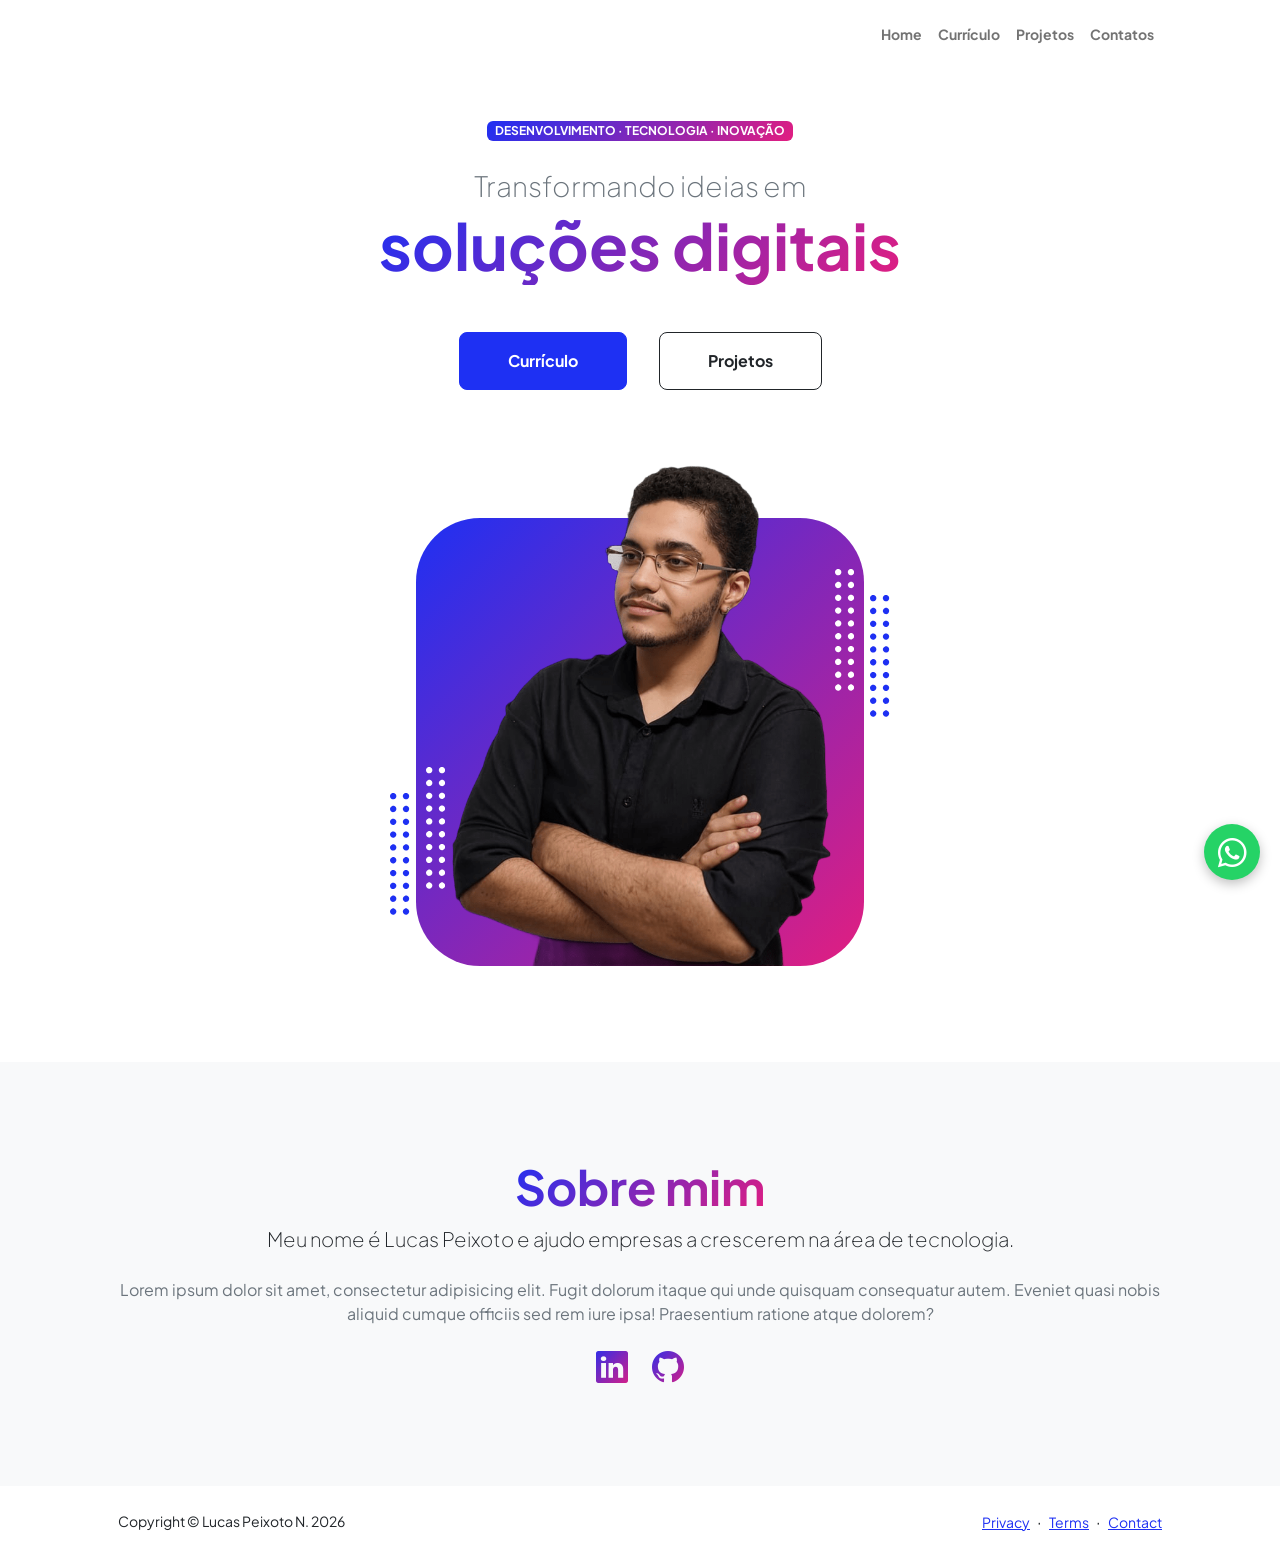
<file: index.html>
<!DOCTYPE html>
<html lang="en">
    <head>
        <meta charset="utf-8" />
        <meta name="viewport" content="width=device-width, initial-scale=1, shrink-to-fit=no" />
        <meta name="description" content="" />
        <meta name="author" content="" />
        <title>Portifólio - Lucas Peixoto</title>
        <!-- Favicon-->
        <link rel="icon" type="image/x-icon" href="assets/favicon.ico" />
        <!-- Custom Google font-->
        <link rel="preconnect" href="https://fonts.googleapis.com" />
        <link rel="preconnect" href="https://fonts.gstatic.com" crossorigin />
        <link href="https://fonts.googleapis.com/css2?family=Plus+Jakarta+Sans:wght@100;200;300;400;500;600;700;800;900&amp;display=swap" rel="stylesheet" />
        <!-- Bootstrap icons-->
        <link href="https://cdn.jsdelivr.net/npm/bootstrap-icons@1.8.1/font/bootstrap-icons.css" rel="stylesheet" />
        <!-- Core theme CSS (includes Bootstrap)-->
        <link href="css/styles.css" rel="stylesheet" />
    </head>
    <body class="d-flex flex-column h-100">
        <main class="flex-shrink-0">
            <!-- Navigation-->
            <div id="navbar"></div>
            <!-- Header-->
            <header class="py-5">
                <div class="container px-5 pb-5">
                    <div class="row gx-5 align-items-center">
                        <div class="col-xxl-5">
                            <!-- Header text content-->
                            <div class="text-center text-xxl-start">
                                <div class="badge bg-gradient-primary-to-secondary text-white mb-4"><div class="text-uppercase">Desenvolvimento &middot; Tecnologia &middot; Inovação</div></div>
                                <div class="fs-3 fw-light text-muted">Transformando ideias em </div>
                                <h1 class="display-3 fw-bolder mb-5"><span class="text-gradient d-inline">soluções digitais</span></h1>
                                <div class="d-grid gap-3 d-sm-flex justify-content-sm-center justify-content-xxl-start mb-3">
                                    <a class="btn btn-primary btn-lg px-5 py-3 me-sm-3 fs-6 fw-bolder" href="resume.html">Currículo</a>
                                    <a class="btn btn-outline-dark btn-lg px-5 py-3 fs-6 fw-bolder" href="projects.html">Projetos</a>
                                </div>
                            </div>
                        </div>
                        <div class="col-xxl-7">
                            <!-- Header profile picture-->
                            <div class="d-flex justify-content-center mt-5 mt-xxl-0">
                                <div class="profile bg-gradient-primary-to-secondary">
                                    <!-- TIP: For best results, use a photo with a transparent background like the demo example below-->
                                    <!-- Watch a tutorial on how to do this on YouTube (link)-->
                                    <img class="profile-img" src="assets/lucas.png" alt="..." />
                                    <div class="dots-1">
                                        <!-- SVG Dots-->
                                        <svg version="1.1" xmlns="http://www.w3.org/2000/svg" xmlns:xlink="http://www.w3.org/1999/xlink" x="0px" y="0px" viewBox="0 0 191.6 1215.4" style="enable-background: new 0 0 191.6 1215.4" xml:space="preserve">
                                            <g transform="translate(0.000000,1280.000000) scale(0.100000,-0.100000)">
                                                <path d="M227.7,12788.6c-105-35-200-141-222-248c-43-206,163-412,369-369c155,32,275,190,260,339c-11,105-90,213-190,262        C383.7,12801.6,289.7,12808.6,227.7,12788.6z"></path>
                                                <path d="M1507.7,12788.6c-151-50-253-216-222-362c25-119,136-230,254-255c194-41,395,142,375,339c-11,105-90,213-190,262        C1663.7,12801.6,1569.7,12808.6,1507.7,12788.6z"></path>
                                                <path d="M227.7,11508.6c-105-35-200-141-222-248c-43-206,163-412,369-369c155,32,275,190,260,339c-11,105-90,213-190,262        C383.7,11521.6,289.7,11528.6,227.7,11508.6z"></path>
                                                <path d="M1507.7,11508.6c-151-50-253-216-222-362c25-119,136-230,254-255c194-41,395,142,375,339c-11,105-90,213-190,262        C1663.7,11521.6,1569.7,11528.6,1507.7,11508.6z"></path>
                                                <path d="M227.7,10228.6c-105-35-200-141-222-248c-43-206,163-412,369-369c155,32,275,190,260,339c-11,105-90,213-190,262        C383.7,10241.6,289.7,10248.6,227.7,10228.6z"></path>
                                                <path d="M1507.7,10228.6c-105-35-200-141-222-248c-43-206,163-412,369-369c155,32,275,190,260,339c-11,105-90,213-190,262        C1663.7,10241.6,1569.7,10248.6,1507.7,10228.6z"></path>
                                                <path d="M227.7,8948.6c-105-35-200-141-222-248c-43-206,163-412,369-369c155,32,275,190,260,339c-11,105-90,213-190,262        C383.7,8961.6,289.7,8968.6,227.7,8948.6z"></path>
                                                <path d="M1507.7,8948.6c-105-35-200-141-222-248c-43-206,163-412,369-369c155,32,275,190,260,339c-11,105-90,213-190,262        C1663.7,8961.6,1569.7,8968.6,1507.7,8948.6z"></path>
                                                <path d="M227.7,7668.6c-105-35-200-141-222-248c-43-206,163-412,369-369c155,32,275,190,260,339c-11,105-90,213-190,262        C383.7,7681.6,289.7,7688.6,227.7,7668.6z"></path>
                                                <path d="M1507.7,7668.6c-105-35-200-141-222-248c-43-206,163-412,369-369c155,32,275,190,260,339c-11,105-90,213-190,262        C1663.7,7681.6,1569.7,7688.6,1507.7,7668.6z"></path>
                                                <path d="M227.7,6388.6c-105-35-200-141-222-248c-43-206,163-412,369-369c155,32,275,190,260,339c-11,105-90,213-190,262        C383.7,6401.6,289.7,6408.6,227.7,6388.6z"></path>
                                                <path d="M1507.7,6388.6c-105-35-200-141-222-248c-43-206,163-412,369-369c155,32,275,190,260,339c-11,105-90,213-190,262        C1663.7,6401.6,1569.7,6408.6,1507.7,6388.6z"></path>
                                                <path d="M227.7,5108.6c-105-35-200-141-222-248c-43-206,163-412,369-369c155,32,275,190,260,339c-11,105-90,213-190,262        C383.7,5121.6,289.7,5128.6,227.7,5108.6z"></path>
                                                <path d="M1507.7,5108.6c-105-35-200-141-222-248c-43-206,163-412,369-369c155,32,275,190,260,339c-11,105-90,213-190,262        C1663.7,5121.6,1569.7,5128.6,1507.7,5108.6z"></path>
                                                <path d="M227.7,3828.6c-105-35-200-141-222-248c-43-206,163-412,369-369c155,32,275,190,260,339c-11,105-90,213-190,262        C383.7,3841.6,289.7,3848.6,227.7,3828.6z"></path>
                                                <path d="M1507.7,3828.6c-105-35-200-141-222-248c-43-206,163-412,369-369c155,32,275,190,260,339c-11,105-90,213-190,262        C1663.7,3841.6,1569.7,3848.6,1507.7,3828.6z"></path>
                                                <path d="M227.7,2548.6c-105-35-200-141-222-248c-43-206,163-412,369-369c155,32,275,190,260,339c-11,105-90,213-190,262        C383.7,2561.6,289.7,2568.6,227.7,2548.6z"></path>
                                                <path d="M1507.7,2548.6c-105-35-200-141-222-248c-43-206,163-412,369-369c155,32,275,190,260,339c-11,105-90,213-190,262        C1663.7,2561.6,1569.7,2568.6,1507.7,2548.6z"></path>
                                                <path d="M227.7,1268.6c-105-35-200-141-222-248c-43-206,163-412,369-369c155,32,275,190,260,339c-11,105-90,213-190,262        C383.7,1281.6,289.7,1288.6,227.7,1268.6z"></path>
                                                <path d="M1507.7,1268.6c-105-35-200-141-222-248c-43-206,163-412,369-369c155,32,275,190,260,339c-11,105-90,213-190,262        C1663.7,1281.6,1569.7,1288.6,1507.7,1268.6z"></path>
                                            </g>
                                        </svg>
                                        <!-- END of SVG dots-->
                                    </div>
                                    <div class="dots-2">
                                        <!-- SVG Dots-->
                                        <svg version="1.1" xmlns="http://www.w3.org/2000/svg" xmlns:xlink="http://www.w3.org/1999/xlink" x="0px" y="0px" viewBox="0 0 191.6 1215.4" style="enable-background: new 0 0 191.6 1215.4" xml:space="preserve">
                                            <g transform="translate(0.000000,1280.000000) scale(0.100000,-0.100000)">
                                                <path d="M227.7,12788.6c-105-35-200-141-222-248c-43-206,163-412,369-369c155,32,275,190,260,339c-11,105-90,213-190,262        C383.7,12801.6,289.7,12808.6,227.7,12788.6z"></path>
                                                <path d="M1507.7,12788.6c-151-50-253-216-222-362c25-119,136-230,254-255c194-41,395,142,375,339c-11,105-90,213-190,262        C1663.7,12801.6,1569.7,12808.6,1507.7,12788.6z"></path>
                                                <path d="M227.7,11508.6c-105-35-200-141-222-248c-43-206,163-412,369-369c155,32,275,190,260,339c-11,105-90,213-190,262        C383.7,11521.6,289.7,11528.6,227.7,11508.6z"></path>
                                                <path d="M1507.7,11508.6c-151-50-253-216-222-362c25-119,136-230,254-255c194-41,395,142,375,339c-11,105-90,213-190,262        C1663.7,11521.6,1569.7,11528.6,1507.7,11508.6z"></path>
                                                <path d="M227.7,10228.6c-105-35-200-141-222-248c-43-206,163-412,369-369c155,32,275,190,260,339c-11,105-90,213-190,262        C383.7,10241.6,289.7,10248.6,227.7,10228.6z"></path>
                                                <path d="M1507.7,10228.6c-105-35-200-141-222-248c-43-206,163-412,369-369c155,32,275,190,260,339c-11,105-90,213-190,262        C1663.7,10241.6,1569.7,10248.6,1507.7,10228.6z"></path>
                                                <path d="M227.7,8948.6c-105-35-200-141-222-248c-43-206,163-412,369-369c155,32,275,190,260,339c-11,105-90,213-190,262        C383.7,8961.6,289.7,8968.6,227.7,8948.6z"></path>
                                                <path d="M1507.7,8948.6c-105-35-200-141-222-248c-43-206,163-412,369-369c155,32,275,190,260,339c-11,105-90,213-190,262        C1663.7,8961.6,1569.7,8968.6,1507.7,8948.6z"></path>
                                                <path d="M227.7,7668.6c-105-35-200-141-222-248c-43-206,163-412,369-369c155,32,275,190,260,339c-11,105-90,213-190,262        C383.7,7681.6,289.7,7688.6,227.7,7668.6z"></path>
                                                <path d="M1507.7,7668.6c-105-35-200-141-222-248c-43-206,163-412,369-369c155,32,275,190,260,339c-11,105-90,213-190,262        C1663.7,7681.6,1569.7,7688.6,1507.7,7668.6z"></path>
                                                <path d="M227.7,6388.6c-105-35-200-141-222-248c-43-206,163-412,369-369c155,32,275,190,260,339c-11,105-90,213-190,262        C383.7,6401.6,289.7,6408.6,227.7,6388.6z"></path>
                                                <path d="M1507.7,6388.6c-105-35-200-141-222-248c-43-206,163-412,369-369c155,32,275,190,260,339c-11,105-90,213-190,262        C1663.7,6401.6,1569.7,6408.6,1507.7,6388.6z"></path>
                                                <path d="M227.7,5108.6c-105-35-200-141-222-248c-43-206,163-412,369-369c155,32,275,190,260,339c-11,105-90,213-190,262        C383.7,5121.6,289.7,5128.6,227.7,5108.6z"></path>
                                                <path d="M1507.7,5108.6c-105-35-200-141-222-248c-43-206,163-412,369-369c155,32,275,190,260,339c-11,105-90,213-190,262        C1663.7,5121.6,1569.7,5128.6,1507.7,5108.6z"></path>
                                                <path d="M227.7,3828.6c-105-35-200-141-222-248c-43-206,163-412,369-369c155,32,275,190,260,339c-11,105-90,213-190,262        C383.7,3841.6,289.7,3848.6,227.7,3828.6z"></path>
                                                <path d="M1507.7,3828.6c-105-35-200-141-222-248c-43-206,163-412,369-369c155,32,275,190,260,339c-11,105-90,213-190,262        C1663.7,3841.6,1569.7,3848.6,1507.7,3828.6z"></path>
                                                <path d="M227.7,2548.6c-105-35-200-141-222-248c-43-206,163-412,369-369c155,32,275,190,260,339c-11,105-90,213-190,262        C383.7,2561.6,289.7,2568.6,227.7,2548.6z"></path>
                                                <path d="M1507.7,2548.6c-105-35-200-141-222-248c-43-206,163-412,369-369c155,32,275,190,260,339c-11,105-90,213-190,262        C1663.7,2561.6,1569.7,2568.6,1507.7,2548.6z"></path>
                                                <path d="M227.7,1268.6c-105-35-200-141-222-248c-43-206,163-412,369-369c155,32,275,190,260,339c-11,105-90,213-190,262        C383.7,1281.6,289.7,1288.6,227.7,1268.6z"></path>
                                                <path d="M1507.7,1268.6c-105-35-200-141-222-248c-43-206,163-412,369-369c155,32,275,190,260,339c-11,105-90,213-190,262        C1663.7,1281.6,1569.7,1288.6,1507.7,1268.6z"></path>
                                            </g>
                                        </svg>
                                        <!-- END of SVG dots-->
                                    </div>
                                    <div class="dots-3">
                                        <!-- SVG Dots-->
                                        <svg version="1.1" xmlns="http://www.w3.org/2000/svg" xmlns:xlink="http://www.w3.org/1999/xlink" x="0px" y="0px" viewBox="0 0 191.6 1215.4" style="enable-background: new 0 0 191.6 1215.4" xml:space="preserve">
                                            <g transform="translate(0.000000,1280.000000) scale(0.100000,-0.100000)">
                                                <path d="M227.7,12788.6c-105-35-200-141-222-248c-43-206,163-412,369-369c155,32,275,190,260,339c-11,105-90,213-190,262        C383.7,12801.6,289.7,12808.6,227.7,12788.6z"></path>
                                                <path d="M1507.7,12788.6c-151-50-253-216-222-362c25-119,136-230,254-255c194-41,395,142,375,339c-11,105-90,213-190,262        C1663.7,12801.6,1569.7,12808.6,1507.7,12788.6z"></path>
                                                <path d="M227.7,11508.6c-105-35-200-141-222-248c-43-206,163-412,369-369c155,32,275,190,260,339c-11,105-90,213-190,262        C383.7,11521.6,289.7,11528.6,227.7,11508.6z"></path>
                                                <path d="M1507.7,11508.6c-151-50-253-216-222-362c25-119,136-230,254-255c194-41,395,142,375,339c-11,105-90,213-190,262        C1663.7,11521.6,1569.7,11528.6,1507.7,11508.6z"></path>
                                                <path d="M227.7,10228.6c-105-35-200-141-222-248c-43-206,163-412,369-369c155,32,275,190,260,339c-11,105-90,213-190,262        C383.7,10241.6,289.7,10248.6,227.7,10228.6z"></path>
                                                <path d="M1507.7,10228.6c-105-35-200-141-222-248c-43-206,163-412,369-369c155,32,275,190,260,339c-11,105-90,213-190,262        C1663.7,10241.6,1569.7,10248.6,1507.7,10228.6z"></path>
                                                <path d="M227.7,8948.6c-105-35-200-141-222-248c-43-206,163-412,369-369c155,32,275,190,260,339c-11,105-90,213-190,262        C383.7,8961.6,289.7,8968.6,227.7,8948.6z"></path>
                                                <path d="M1507.7,8948.6c-105-35-200-141-222-248c-43-206,163-412,369-369c155,32,275,190,260,339c-11,105-90,213-190,262        C1663.7,8961.6,1569.7,8968.6,1507.7,8948.6z"></path>
                                                <path d="M227.7,7668.6c-105-35-200-141-222-248c-43-206,163-412,369-369c155,32,275,190,260,339c-11,105-90,213-190,262        C383.7,7681.6,289.7,7688.6,227.7,7668.6z"></path>
                                                <path d="M1507.7,7668.6c-105-35-200-141-222-248c-43-206,163-412,369-369c155,32,275,190,260,339c-11,105-90,213-190,262        C1663.7,7681.6,1569.7,7688.6,1507.7,7668.6z"></path>
                                                <path d="M227.7,6388.6c-105-35-200-141-222-248c-43-206,163-412,369-369c155,32,275,190,260,339c-11,105-90,213-190,262        C383.7,6401.6,289.7,6408.6,227.7,6388.6z"></path>
                                                <path d="M1507.7,6388.6c-105-35-200-141-222-248c-43-206,163-412,369-369c155,32,275,190,260,339c-11,105-90,213-190,262        C1663.7,6401.6,1569.7,6408.6,1507.7,6388.6z"></path>
                                                <path d="M227.7,5108.6c-105-35-200-141-222-248c-43-206,163-412,369-369c155,32,275,190,260,339c-11,105-90,213-190,262        C383.7,5121.6,289.7,5128.6,227.7,5108.6z"></path>
                                                <path d="M1507.7,5108.6c-105-35-200-141-222-248c-43-206,163-412,369-369c155,32,275,190,260,339c-11,105-90,213-190,262        C1663.7,5121.6,1569.7,5128.6,1507.7,5108.6z"></path>
                                                <path d="M227.7,3828.6c-105-35-200-141-222-248c-43-206,163-412,369-369c155,32,275,190,260,339c-11,105-90,213-190,262        C383.7,3841.6,289.7,3848.6,227.7,3828.6z"></path>
                                                <path d="M1507.7,3828.6c-105-35-200-141-222-248c-43-206,163-412,369-369c155,32,275,190,260,339c-11,105-90,213-190,262        C1663.7,3841.6,1569.7,3848.6,1507.7,3828.6z"></path>
                                                <path d="M227.7,2548.6c-105-35-200-141-222-248c-43-206,163-412,369-369c155,32,275,190,260,339c-11,105-90,213-190,262        C383.7,2561.6,289.7,2568.6,227.7,2548.6z"></path>
                                                <path d="M1507.7,2548.6c-105-35-200-141-222-248c-43-206,163-412,369-369c155,32,275,190,260,339c-11,105-90,213-190,262        C1663.7,2561.6,1569.7,2568.6,1507.7,2548.6z"></path>
                                                <path d="M227.7,1268.6c-105-35-200-141-222-248c-43-206,163-412,369-369c155,32,275,190,260,339c-11,105-90,213-190,262        C383.7,1281.6,289.7,1288.6,227.7,1268.6z"></path>
                                                <path d="M1507.7,1268.6c-105-35-200-141-222-248c-43-206,163-412,369-369c155,32,275,190,260,339c-11,105-90,213-190,262        C1663.7,1281.6,1569.7,1288.6,1507.7,1268.6z"></path>
                                            </g>
                                        </svg>
                                        <!-- END of SVG dots-->
                                    </div>
                                    <div class="dots-4">
                                        <!-- SVG Dots-->
                                        <svg version="1.1" xmlns="http://www.w3.org/2000/svg" xmlns:xlink="http://www.w3.org/1999/xlink" x="0px" y="0px" viewBox="0 0 191.6 1215.4" style="enable-background: new 0 0 191.6 1215.4" xml:space="preserve">
                                            <g transform="translate(0.000000,1280.000000) scale(0.100000,-0.100000)">
                                                <path d="M227.7,12788.6c-105-35-200-141-222-248c-43-206,163-412,369-369c155,32,275,190,260,339c-11,105-90,213-190,262        C383.7,12801.6,289.7,12808.6,227.7,12788.6z"></path>
                                                <path d="M1507.7,12788.6c-151-50-253-216-222-362c25-119,136-230,254-255c194-41,395,142,375,339c-11,105-90,213-190,262        C1663.7,12801.6,1569.7,12808.6,1507.7,12788.6z"></path>
                                                <path d="M227.7,11508.6c-105-35-200-141-222-248c-43-206,163-412,369-369c155,32,275,190,260,339c-11,105-90,213-190,262        C383.7,11521.6,289.7,11528.6,227.7,11508.6z"></path>
                                                <path d="M1507.7,11508.6c-151-50-253-216-222-362c25-119,136-230,254-255c194-41,395,142,375,339c-11,105-90,213-190,262        C1663.7,11521.6,1569.7,11528.6,1507.7,11508.6z"></path>
                                                <path d="M227.7,10228.6c-105-35-200-141-222-248c-43-206,163-412,369-369c155,32,275,190,260,339c-11,105-90,213-190,262        C383.7,10241.6,289.7,10248.6,227.7,10228.6z"></path>
                                                <path d="M1507.7,10228.6c-105-35-200-141-222-248c-43-206,163-412,369-369c155,32,275,190,260,339c-11,105-90,213-190,262        C1663.7,10241.6,1569.7,10248.6,1507.7,10228.6z"></path>
                                                <path d="M227.7,8948.6c-105-35-200-141-222-248c-43-206,163-412,369-369c155,32,275,190,260,339c-11,105-90,213-190,262        C383.7,8961.6,289.7,8968.6,227.7,8948.6z"></path>
                                                <path d="M1507.7,8948.6c-105-35-200-141-222-248c-43-206,163-412,369-369c155,32,275,190,260,339c-11,105-90,213-190,262        C1663.7,8961.6,1569.7,8968.6,1507.7,8948.6z"></path>
                                                <path d="M227.7,7668.6c-105-35-200-141-222-248c-43-206,163-412,369-369c155,32,275,190,260,339c-11,105-90,213-190,262        C383.7,7681.6,289.7,7688.6,227.7,7668.6z"></path>
                                                <path d="M1507.7,7668.6c-105-35-200-141-222-248c-43-206,163-412,369-369c155,32,275,190,260,339c-11,105-90,213-190,262        C1663.7,7681.6,1569.7,7688.6,1507.7,7668.6z"></path>
                                                <path d="M227.7,6388.6c-105-35-200-141-222-248c-43-206,163-412,369-369c155,32,275,190,260,339c-11,105-90,213-190,262        C383.7,6401.6,289.7,6408.6,227.7,6388.6z"></path>
                                                <path d="M1507.7,6388.6c-105-35-200-141-222-248c-43-206,163-412,369-369c155,32,275,190,260,339c-11,105-90,213-190,262        C1663.7,6401.6,1569.7,6408.6,1507.7,6388.6z"></path>
                                                <path d="M227.7,5108.6c-105-35-200-141-222-248c-43-206,163-412,369-369c155,32,275,190,260,339c-11,105-90,213-190,262        C383.7,5121.6,289.7,5128.6,227.7,5108.6z"></path>
                                                <path d="M1507.7,5108.6c-105-35-200-141-222-248c-43-206,163-412,369-369c155,32,275,190,260,339c-11,105-90,213-190,262        C1663.7,5121.6,1569.7,5128.6,1507.7,5108.6z"></path>
                                                <path d="M227.7,3828.6c-105-35-200-141-222-248c-43-206,163-412,369-369c155,32,275,190,260,339c-11,105-90,213-190,262        C383.7,3841.6,289.7,3848.6,227.7,3828.6z"></path>
                                                <path d="M1507.7,3828.6c-105-35-200-141-222-248c-43-206,163-412,369-369c155,32,275,190,260,339c-11,105-90,213-190,262        C1663.7,3841.6,1569.7,3848.6,1507.7,3828.6z"></path>
                                                <path d="M227.7,2548.6c-105-35-200-141-222-248c-43-206,163-412,369-369c155,32,275,190,260,339c-11,105-90,213-190,262        C383.7,2561.6,289.7,2568.6,227.7,2548.6z"></path>
                                                <path d="M1507.7,2548.6c-105-35-200-141-222-248c-43-206,163-412,369-369c155,32,275,190,260,339c-11,105-90,213-190,262        C1663.7,2561.6,1569.7,2568.6,1507.7,2548.6z"></path>
                                                <path d="M227.7,1268.6c-105-35-200-141-222-248c-43-206,163-412,369-369c155,32,275,190,260,339c-11,105-90,213-190,262        C383.7,1281.6,289.7,1288.6,227.7,1268.6z"></path>
                                                <path d="M1507.7,1268.6c-105-35-200-141-222-248c-43-206,163-412,369-369c155,32,275,190,260,339c-11,105-90,213-190,262        C1663.7,1281.6,1569.7,1288.6,1507.7,1268.6z"></path>
                                            </g>
                                        </svg>
                                        <!-- END of SVG dots-->
                                    </div>
                                </div>
                            </div>
                        </div>
                    </div>
                </div>
            </header>
            <!-- About Section-->
            <section class="bg-light py-5">
                <div class="container px-5">
                    <div class="row gx-5 justify-content-center">
                        <div class="col-xxl-8">
                            <div class="text-center my-5">
                                <h2 class="display-5 fw-bolder"><span class="text-gradient d-inline">Sobre mim</span></h2>
                                <p class="lead fw-light mb-4">Meu nome é Lucas Peixoto e ajudo empresas a crescerem na área de tecnologia.</p>
                                <p class="text-muted">Lorem ipsum dolor sit amet, consectetur adipisicing elit. Fugit dolorum itaque qui unde quisquam consequatur autem. Eveniet quasi nobis aliquid cumque officiis sed rem iure ipsa! Praesentium ratione atque dolorem?</p>
                                <div class="d-flex justify-content-center fs-2 gap-4">
                                    <a class="text-gradient" href="https://www.linkedin.com/in/lucaspeixoton"><i class="bi bi-linkedin"></i></a>
                                    <a class="text-gradient" href="https://github.com/LucasPeixotoN"><i class="bi bi-github"></i></a>
                                </div>
                            </div>
                        </div>
                    </div>
                </div>
            </section>
        </main>
        <!-- Footer-->
        <div id="footer"></div>
        <!-- Bootstrap core JS-->
        <script src="https://cdn.jsdelivr.net/npm/bootstrap@5.2.3/dist/js/bootstrap.bundle.min.js"></script>
        <!-- Core theme JS-->
        <script src="js/scripts.js"></script>

        <!-- Botão flutuante do WhatsApp -->
        <div id="whatsapp"></div>
            <script src="js/scripts.js"></script>
    </body>
</html>
</file>
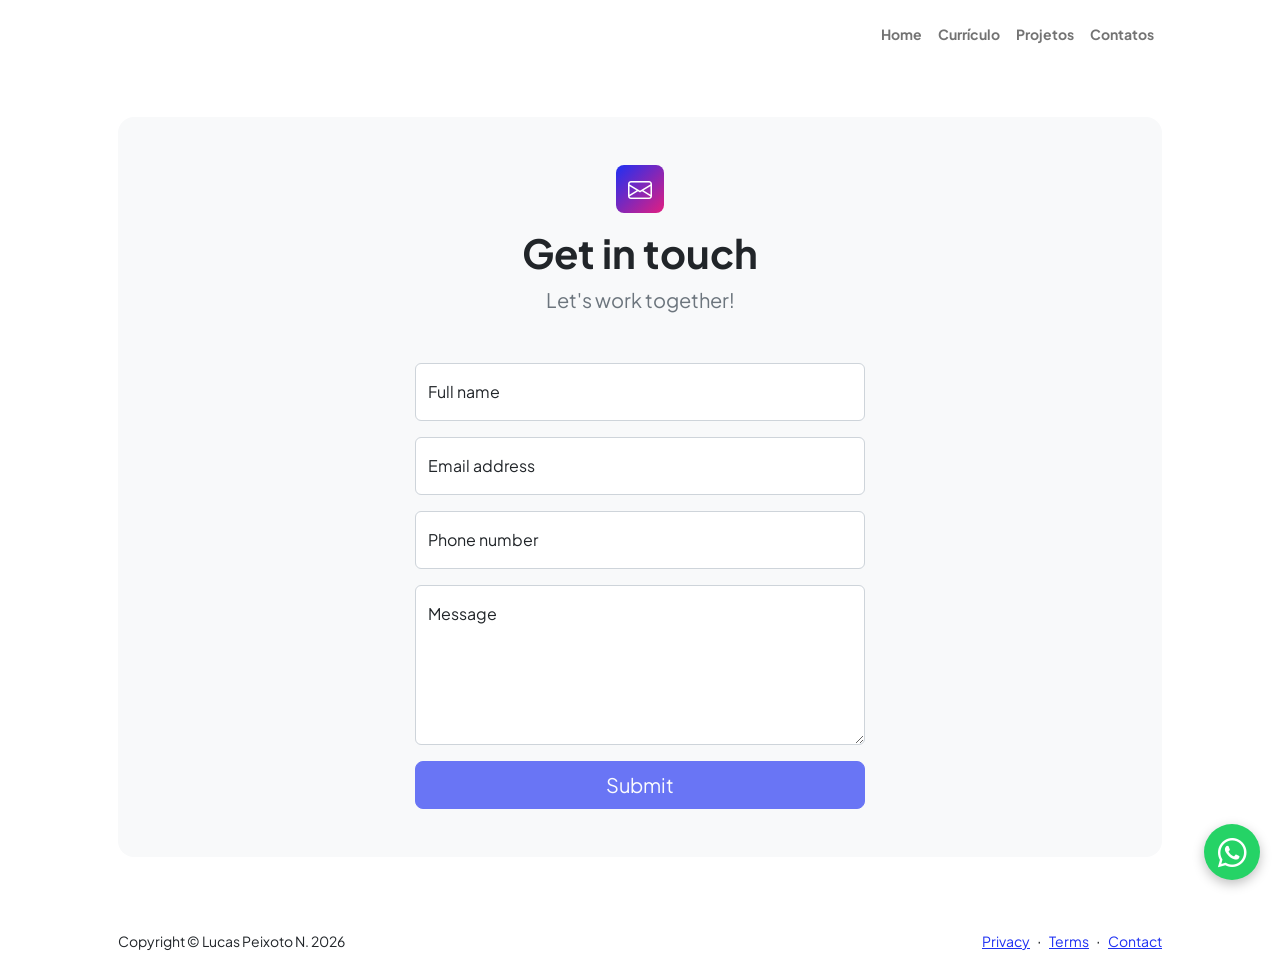
<file: contact.html>
<!DOCTYPE html>
<html lang="en">
    <head>
        <meta charset="utf-8" />
        <meta name="viewport" content="width=device-width, initial-scale=1, shrink-to-fit=no" />
        <meta name="description" content="Contato - Lucas Peixoto" />
        <meta name="author" content="Lucas Peixoto" />
        <title>Contato - Lucas Peixoto</title>
        <!-- Favicon-->
        <link rel="icon" type="image/x-icon" href="assets/favicon.ico" />
        <!-- Custom Google font-->
        <link rel="preconnect" href="https://fonts.googleapis.com" />
        <link rel="preconnect" href="https://fonts.gstatic.com" crossorigin />
        <link href="https://fonts.googleapis.com/css2?family=Plus+Jakarta+Sans:wght@100;200;300;400;500;600;700;800;900&amp;display=swap" rel="stylesheet" />
        <!-- Bootstrap icons-->
        <link href="https://cdn.jsdelivr.net/npm/bootstrap-icons@1.8.1/font/bootstrap-icons.css" rel="stylesheet" />
        <!-- Core theme CSS (includes Bootstrap)-->
        <link href="css/styles.css" rel="stylesheet" />
    </head>
    <body class="d-flex flex-column">
        <main class="flex-shrink-0">
            <!-- Navigation-->
            <div id="navbar"></div>

            <!-- Page content-->
            <section class="py-5">
                <div class="container px-5">
                    <!-- Contact form-->
                    <div class="bg-light rounded-4 py-5 px-4 px-md-5">
                        <div class="text-center mb-5">
                            <div class="feature bg-primary bg-gradient-primary-to-secondary text-white rounded-3 mb-3"><i class="bi bi-envelope"></i></div>
                            <h1 class="fw-bolder">Get in touch</h1>
                            <p class="lead fw-normal text-muted mb-0">Let's work together!</p>
                        </div>
                        <div class="row gx-5 justify-content-center">
                            <div class="col-lg-8 col-xl-6">
                                <!-- * * * * * * * * * * * * * * *-->
                                <!-- * * SB Forms Contact Form * *-->
                                <!-- * * * * * * * * * * * * * * *-->
                                <!-- This form is pre-integrated with SB Forms.-->
                                <!-- To make this form functional, sign up at-->
                                <!-- https://startbootstrap.com/solution/contact-forms-->
                                <!-- to get an API token!-->
                                <form id="contactForm" data-sb-form-api-token="API_TOKEN">
                                    <!-- Name input-->
                                    <div class="form-floating mb-3">
                                        <input class="form-control" id="name" type="text" placeholder="Enter your name..." data-sb-validations="required" />
                                        <label for="name">Full name</label>
                                        <div class="invalid-feedback" data-sb-feedback="name:required">A name is required.</div>
                                    </div>
                                    <!-- Email address input-->
                                    <div class="form-floating mb-3">
                                        <input class="form-control" id="email" type="email" placeholder="name@example.com" data-sb-validations="required,email" />
                                        <label for="email">Email address</label>
                                        <div class="invalid-feedback" data-sb-feedback="email:required">An email is required.</div>
                                        <div class="invalid-feedback" data-sb-feedback="email:email">Email is not valid.</div>
                                    </div>
                                    <!-- Phone number input-->
                                    <div class="form-floating mb-3">
                                        <input class="form-control" id="phone" type="tel" placeholder="(123) 456-7890" data-sb-validations="required" />
                                        <label for="phone">Phone number</label>
                                        <div class="invalid-feedback" data-sb-feedback="phone:required">A phone number is required.</div>
                                    </div>
                                    <!-- Message input-->
                                    <div class="form-floating mb-3">
                                        <textarea class="form-control" id="message" type="text" placeholder="Enter your message here..." style="height: 10rem" data-sb-validations="required"></textarea>
                                        <label for="message">Message</label>
                                        <div class="invalid-feedback" data-sb-feedback="message:required">A message is required.</div>
                                    </div>
                                    <!-- Submit success message-->
                                    <!---->
                                    <!-- This is what your users will see when the form-->
                                    <!-- has successfully submitted-->
                                    <div class="d-none" id="submitSuccessMessage">
                                        <div class="text-center mb-3">
                                            <div class="fw-bolder">Form submission successful!</div>
                                            To activate this form, sign up at
                                            <br />
                                            <a href="https://startbootstrap.com/solution/contact-forms">https://startbootstrap.com/solution/contact-forms</a>
                                        </div>
                                    </div>
                                    <!-- Submit error message-->
                                    <!---->
                                    <!-- This is what your users will see when there is-->
                                    <!-- an error submitting the form-->
                                    <div class="d-none" id="submitErrorMessage"><div class="text-center text-danger mb-3">Error sending message!</div></div>
                                    <!-- Submit Button-->
                                    <div class="d-grid"><button class="btn btn-primary btn-lg disabled" id="submitButton" type="submit">Submit</button></div>
                                </form>
                            </div>
                        </div>
                    </div>
                </div>
            </section>
        </main>
        <!-- Footer-->
        <div id="footer"></div>
        <!-- Bootstrap core JS-->
        <script src="https://cdn.jsdelivr.net/npm/bootstrap@5.2.3/dist/js/bootstrap.bundle.min.js"></script>
        <!-- Core theme JS-->
        <script src="js/scripts.js"></script>
        <!-- * * * * * * * * * * * * * * * * * * * * * * * * * * * * * * * * * * * * * * * *-->
        <!-- * *                               SB Forms JS                               * *-->
        <!-- * * Activate your form at https://startbootstrap.com/solution/contact-forms * *-->
        <!-- * * * * * * * * * * * * * * * * * * * * * * * * * * * * * * * * * * * * * * * *-->
        <script src="https://cdn.startbootstrap.com/sb-forms-latest.js"></script>
        <!-- Botão flutuante do WhatsApp -->
        <div id="whatsapp"></div>
            <script src="js/scripts.js"></script>
    </body>
</html>
</file>
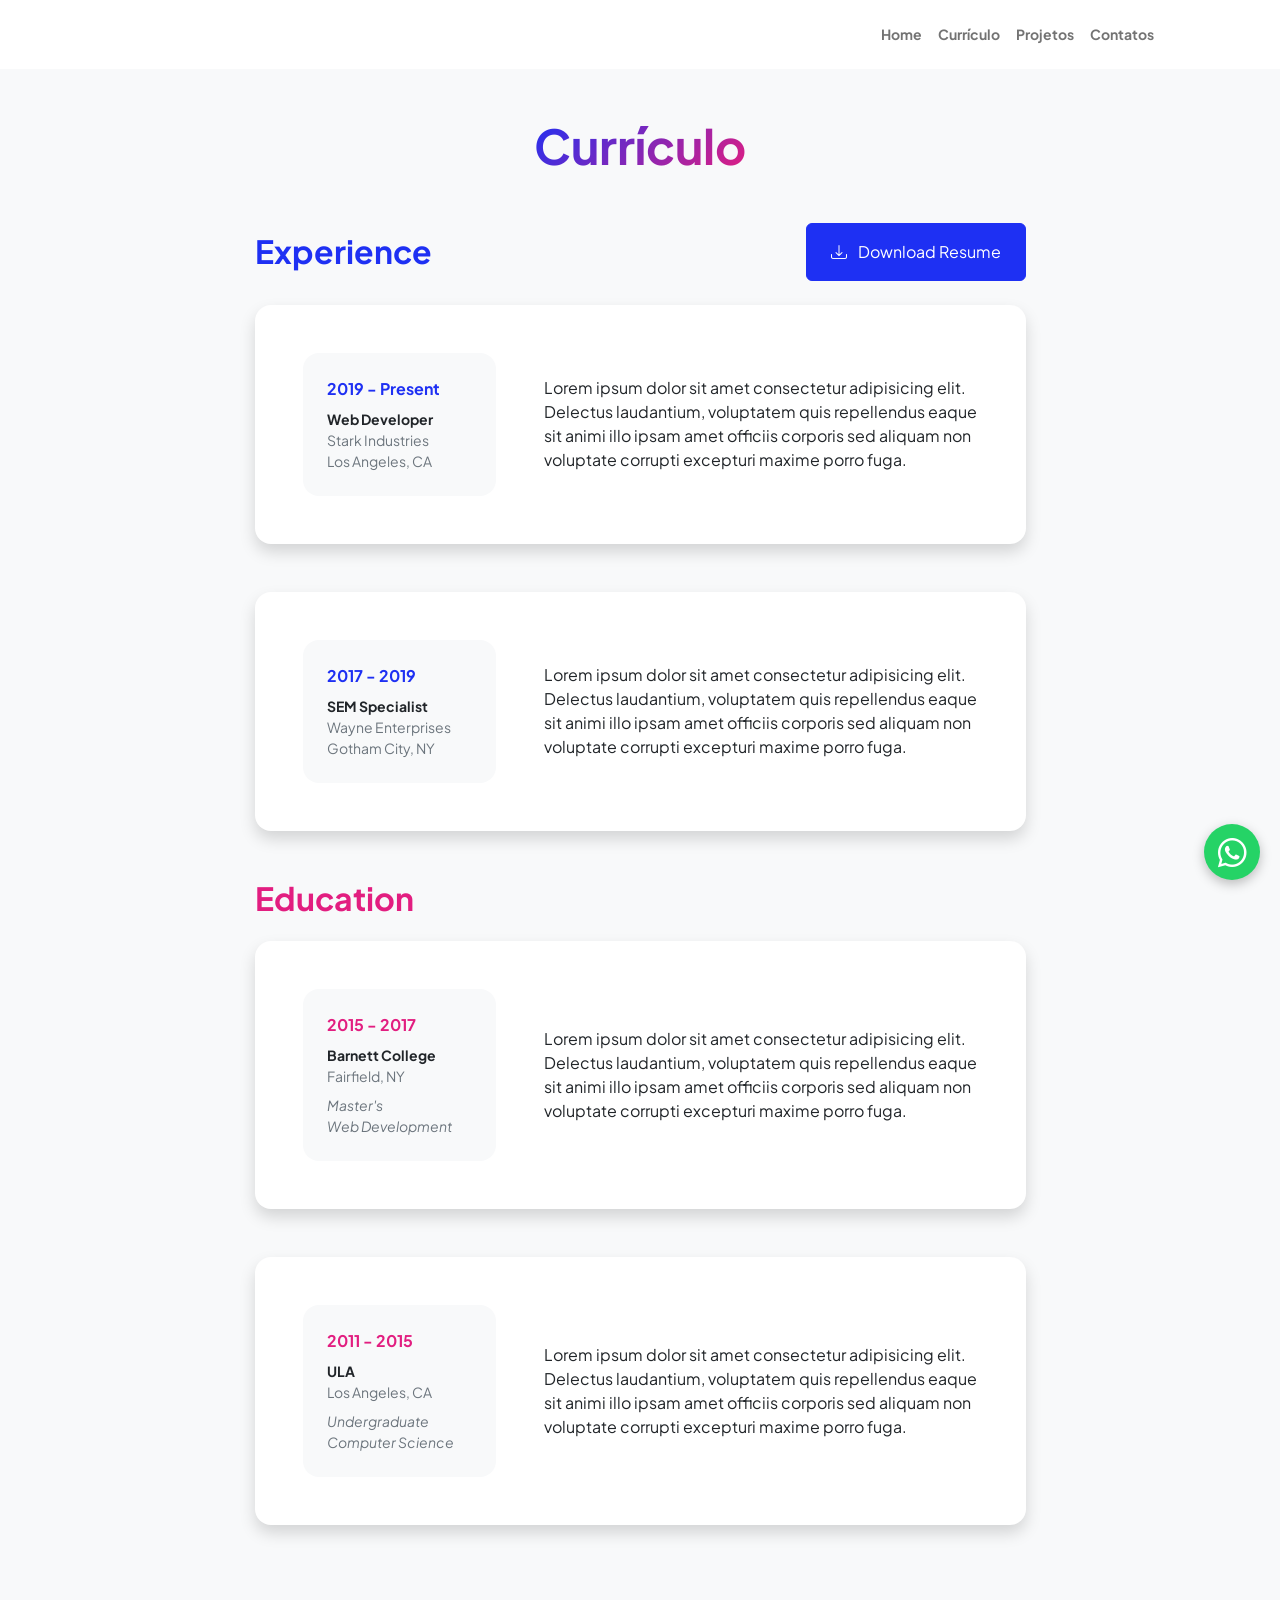
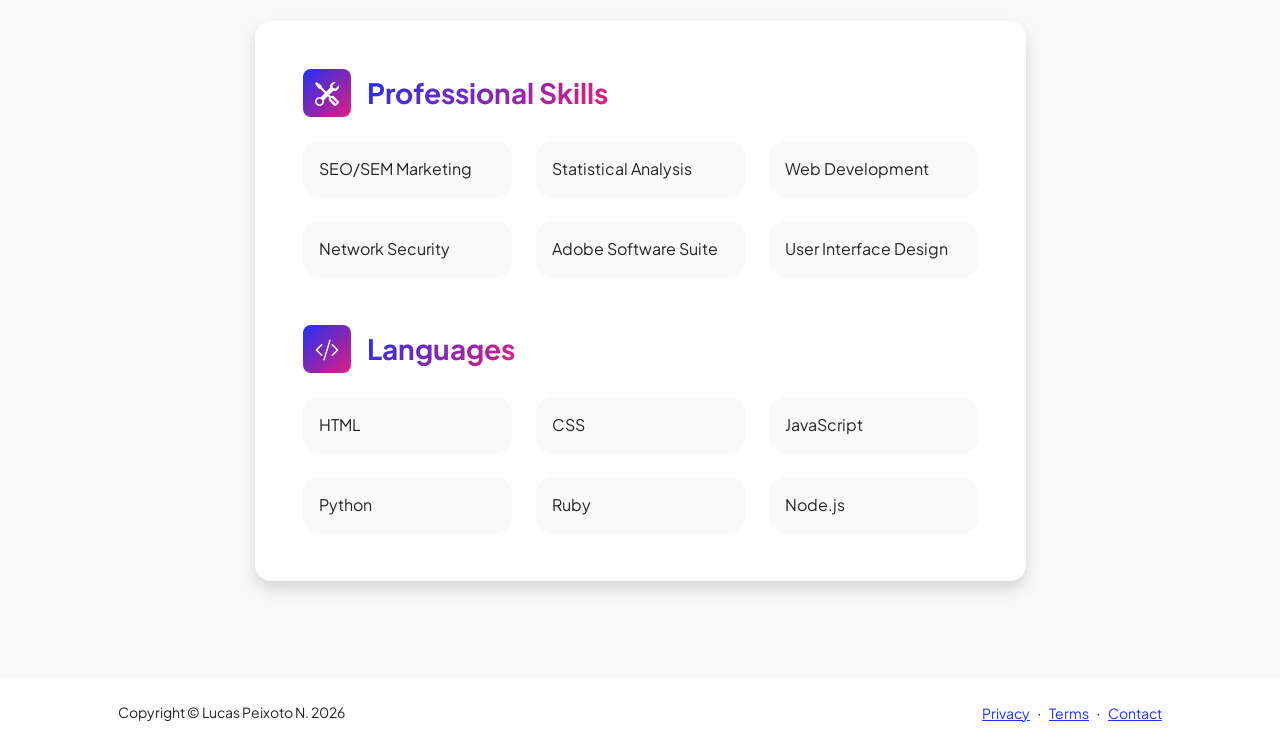
<file: resume.html>
<!DOCTYPE html>
<html lang="en">
    <head>
        <meta charset="utf-8" />
        <meta name="viewport" content="width=device-width, initial-scale=1, shrink-to-fit=no" />
        <meta name="description" content="" />
        <meta name="author" content="" />
        <title>Currículo - Lucas Peixoto</title>
        <!-- Favicon-->
        <link rel="icon" type="image/x-icon" href="assets/favicon.ico" />
        <!-- Custom Google font-->
        <link rel="preconnect" href="https://fonts.googleapis.com" />
        <link rel="preconnect" href="https://fonts.gstatic.com" crossorigin />
        <link href="https://fonts.googleapis.com/css2?family=Plus+Jakarta+Sans:wght@100;200;300;400;500;600;700;800;900&amp;display=swap" rel="stylesheet" />
        <!-- Bootstrap icons-->
        <link href="https://cdn.jsdelivr.net/npm/bootstrap-icons@1.8.1/font/bootstrap-icons.css" rel="stylesheet" />
        <!-- Core theme CSS (includes Bootstrap)-->
        <link href="css/styles.css" rel="stylesheet" />
    </head>
    <body class="d-flex flex-column h-100 bg-light">
        <main class="flex-shrink-0">
            <!-- Navigation-->
            <div id="navbar"></div>
            <!-- Page Content-->
            <div class="container px-5 my-5">
                <div class="text-center mb-5">
                    <h1 class="display-5 fw-bolder mb-0"><span class="text-gradient d-inline">Currículo</span></h1>
                </div>
                <div class="row gx-5 justify-content-center">
                    <div class="col-lg-11 col-xl-9 col-xxl-8">
                        <!-- Experience Section-->
                        <section>
                            <div class="d-flex align-items-center justify-content-between mb-4">
                                <h2 class="text-primary fw-bolder mb-0">Experience</h2>
                                <!-- Download resume button-->
                                <!-- Note: Set the link href target to a PDF file within your project-->
                                <a class="btn btn-primary px-4 py-3" href="#!">
                                    <div class="d-inline-block bi bi-download me-2"></div>
                                    Download Resume
                                </a>
                            </div>
                            <!-- Experience Card 1-->
                            <div class="card shadow border-0 rounded-4 mb-5">
                                <div class="card-body p-5">
                                    <div class="row align-items-center gx-5">
                                        <div class="col text-center text-lg-start mb-4 mb-lg-0">
                                            <div class="bg-light p-4 rounded-4">
                                                <div class="text-primary fw-bolder mb-2">2019 - Present</div>
                                                <div class="small fw-bolder">Web Developer</div>
                                                <div class="small text-muted">Stark Industries</div>
                                                <div class="small text-muted">Los Angeles, CA</div>
                                            </div>
                                        </div>
                                        <div class="col-lg-8"><div>Lorem ipsum dolor sit amet consectetur adipisicing elit. Delectus laudantium, voluptatem quis repellendus eaque sit animi illo ipsam amet officiis corporis sed aliquam non voluptate corrupti excepturi maxime porro fuga.</div></div>
                                    </div>
                                </div>
                            </div>
                            <!-- Experience Card 2-->
                            <div class="card shadow border-0 rounded-4 mb-5">
                                <div class="card-body p-5">
                                    <div class="row align-items-center gx-5">
                                        <div class="col text-center text-lg-start mb-4 mb-lg-0">
                                            <div class="bg-light p-4 rounded-4">
                                                <div class="text-primary fw-bolder mb-2">2017 - 2019</div>
                                                <div class="small fw-bolder">SEM Specialist</div>
                                                <div class="small text-muted">Wayne Enterprises</div>
                                                <div class="small text-muted">Gotham City, NY</div>
                                            </div>
                                        </div>
                                        <div class="col-lg-8"><div>Lorem ipsum dolor sit amet consectetur adipisicing elit. Delectus laudantium, voluptatem quis repellendus eaque sit animi illo ipsam amet officiis corporis sed aliquam non voluptate corrupti excepturi maxime porro fuga.</div></div>
                                    </div>
                                </div>
                            </div>
                        </section>
                        <!-- Education Section-->
                        <section>
                            <h2 class="text-secondary fw-bolder mb-4">Education</h2>
                            <!-- Education Card 1-->
                            <div class="card shadow border-0 rounded-4 mb-5">
                                <div class="card-body p-5">
                                    <div class="row align-items-center gx-5">
                                        <div class="col text-center text-lg-start mb-4 mb-lg-0">
                                            <div class="bg-light p-4 rounded-4">
                                                <div class="text-secondary fw-bolder mb-2">2015 - 2017</div>
                                                <div class="mb-2">
                                                    <div class="small fw-bolder">Barnett College</div>
                                                    <div class="small text-muted">Fairfield, NY</div>
                                                </div>
                                                <div class="fst-italic">
                                                    <div class="small text-muted">Master's</div>
                                                    <div class="small text-muted">Web Development</div>
                                                </div>
                                            </div>
                                        </div>
                                        <div class="col-lg-8"><div>Lorem ipsum dolor sit amet consectetur adipisicing elit. Delectus laudantium, voluptatem quis repellendus eaque sit animi illo ipsam amet officiis corporis sed aliquam non voluptate corrupti excepturi maxime porro fuga.</div></div>
                                    </div>
                                </div>
                            </div>
                            <!-- Education Card 2-->
                            <div class="card shadow border-0 rounded-4 mb-5">
                                <div class="card-body p-5">
                                    <div class="row align-items-center gx-5">
                                        <div class="col text-center text-lg-start mb-4 mb-lg-0">
                                            <div class="bg-light p-4 rounded-4">
                                                <div class="text-secondary fw-bolder mb-2">2011 - 2015</div>
                                                <div class="mb-2">
                                                    <div class="small fw-bolder">ULA</div>
                                                    <div class="small text-muted">Los Angeles, CA</div>
                                                </div>
                                                <div class="fst-italic">
                                                    <div class="small text-muted">Undergraduate</div>
                                                    <div class="small text-muted">Computer Science</div>
                                                </div>
                                            </div>
                                        </div>
                                        <div class="col-lg-8"><div>Lorem ipsum dolor sit amet consectetur adipisicing elit. Delectus laudantium, voluptatem quis repellendus eaque sit animi illo ipsam amet officiis corporis sed aliquam non voluptate corrupti excepturi maxime porro fuga.</div></div>
                                    </div>
                                </div>
                            </div>
                        </section>
                        <!-- Divider-->
                        <div class="pb-5"></div>
                        <!-- Skills Section-->
                        <section>
                            <!-- Skillset Card-->
                            <div class="card shadow border-0 rounded-4 mb-5">
                                <div class="card-body p-5">
                                    <!-- Professional skills list-->
                                    <div class="mb-5">
                                        <div class="d-flex align-items-center mb-4">
                                            <div class="feature bg-primary bg-gradient-primary-to-secondary text-white rounded-3 me-3"><i class="bi bi-tools"></i></div>
                                            <h3 class="fw-bolder mb-0"><span class="text-gradient d-inline">Professional Skills</span></h3>
                                        </div>
                                        <div class="row row-cols-1 row-cols-md-3 mb-4">
                                            <div class="col mb-4 mb-md-0"><div class="d-flex align-items-center bg-light rounded-4 p-3 h-100">SEO/SEM Marketing</div></div>
                                            <div class="col mb-4 mb-md-0"><div class="d-flex align-items-center bg-light rounded-4 p-3 h-100">Statistical Analysis</div></div>
                                            <div class="col"><div class="d-flex align-items-center bg-light rounded-4 p-3 h-100">Web Development</div></div>
                                        </div>
                                        <div class="row row-cols-1 row-cols-md-3">
                                            <div class="col mb-4 mb-md-0"><div class="d-flex align-items-center bg-light rounded-4 p-3 h-100">Network Security</div></div>
                                            <div class="col mb-4 mb-md-0"><div class="d-flex align-items-center bg-light rounded-4 p-3 h-100">Adobe Software Suite</div></div>
                                            <div class="col"><div class="d-flex align-items-center bg-light rounded-4 p-3 h-100">User Interface Design</div></div>
                                        </div>
                                    </div>
                                    <!-- Languages list-->
                                    <div class="mb-0">
                                        <div class="d-flex align-items-center mb-4">
                                            <div class="feature bg-primary bg-gradient-primary-to-secondary text-white rounded-3 me-3"><i class="bi bi-code-slash"></i></div>
                                            <h3 class="fw-bolder mb-0"><span class="text-gradient d-inline">Languages</span></h3>
                                        </div>
                                        <div class="row row-cols-1 row-cols-md-3 mb-4">
                                            <div class="col mb-4 mb-md-0"><div class="d-flex align-items-center bg-light rounded-4 p-3 h-100">HTML</div></div>
                                            <div class="col mb-4 mb-md-0"><div class="d-flex align-items-center bg-light rounded-4 p-3 h-100">CSS</div></div>
                                            <div class="col"><div class="d-flex align-items-center bg-light rounded-4 p-3 h-100">JavaScript</div></div>
                                        </div>
                                        <div class="row row-cols-1 row-cols-md-3">
                                            <div class="col mb-4 mb-md-0"><div class="d-flex align-items-center bg-light rounded-4 p-3 h-100">Python</div></div>
                                            <div class="col mb-4 mb-md-0"><div class="d-flex align-items-center bg-light rounded-4 p-3 h-100">Ruby</div></div>
                                            <div class="col"><div class="d-flex align-items-center bg-light rounded-4 p-3 h-100">Node.js</div></div>
                                        </div>
                                    </div>
                                </div>
                            </div>
                        </section>
                    </div>
                </div>
            </div>
        </main>
        <!-- Footer-->
        <div id="footer"></div>
        <!-- Bootstrap core JS-->
        <script src="https://cdn.jsdelivr.net/npm/bootstrap@5.2.3/dist/js/bootstrap.bundle.min.js"></script>
        <!-- Core theme JS-->
        <script src="js/scripts.js"></script>
        <!-- Botão flutuante do WhatsApp -->
        <div id="whatsapp"></div>
    </body>
</html>
</file>
